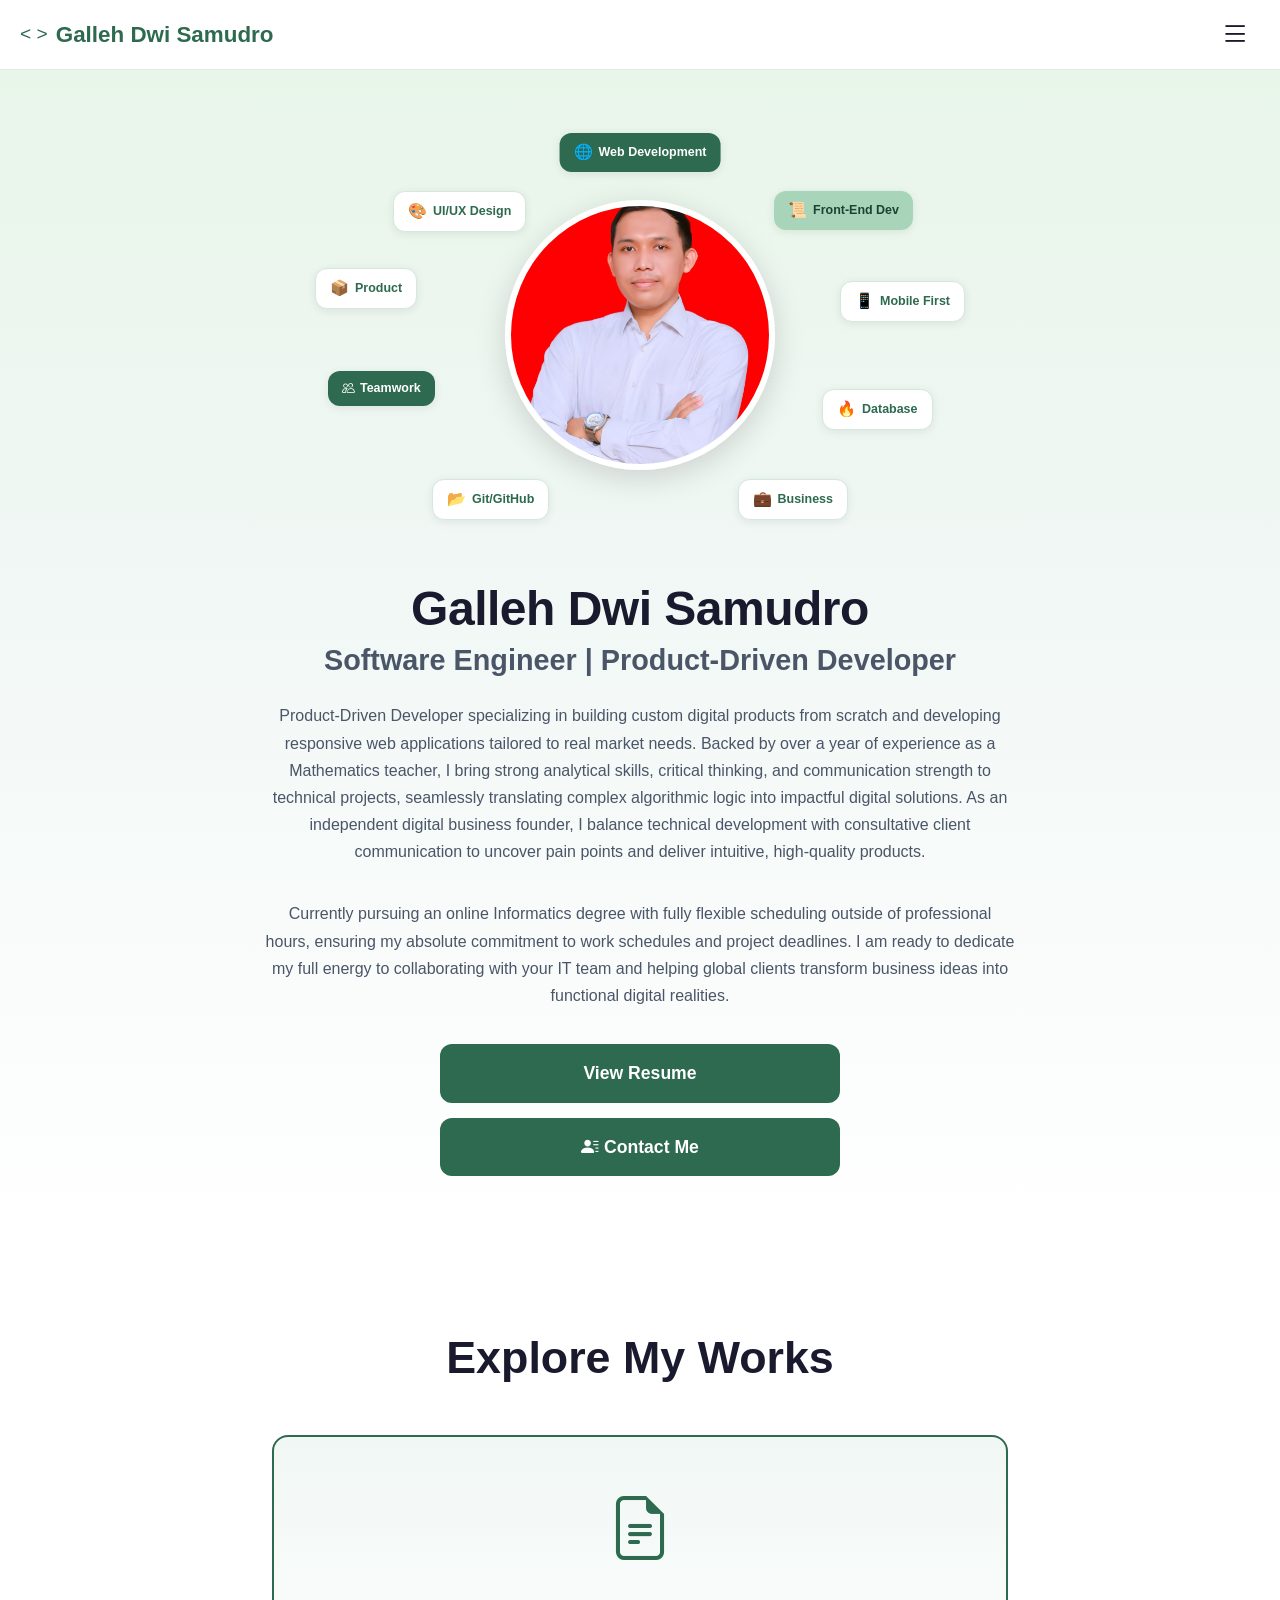
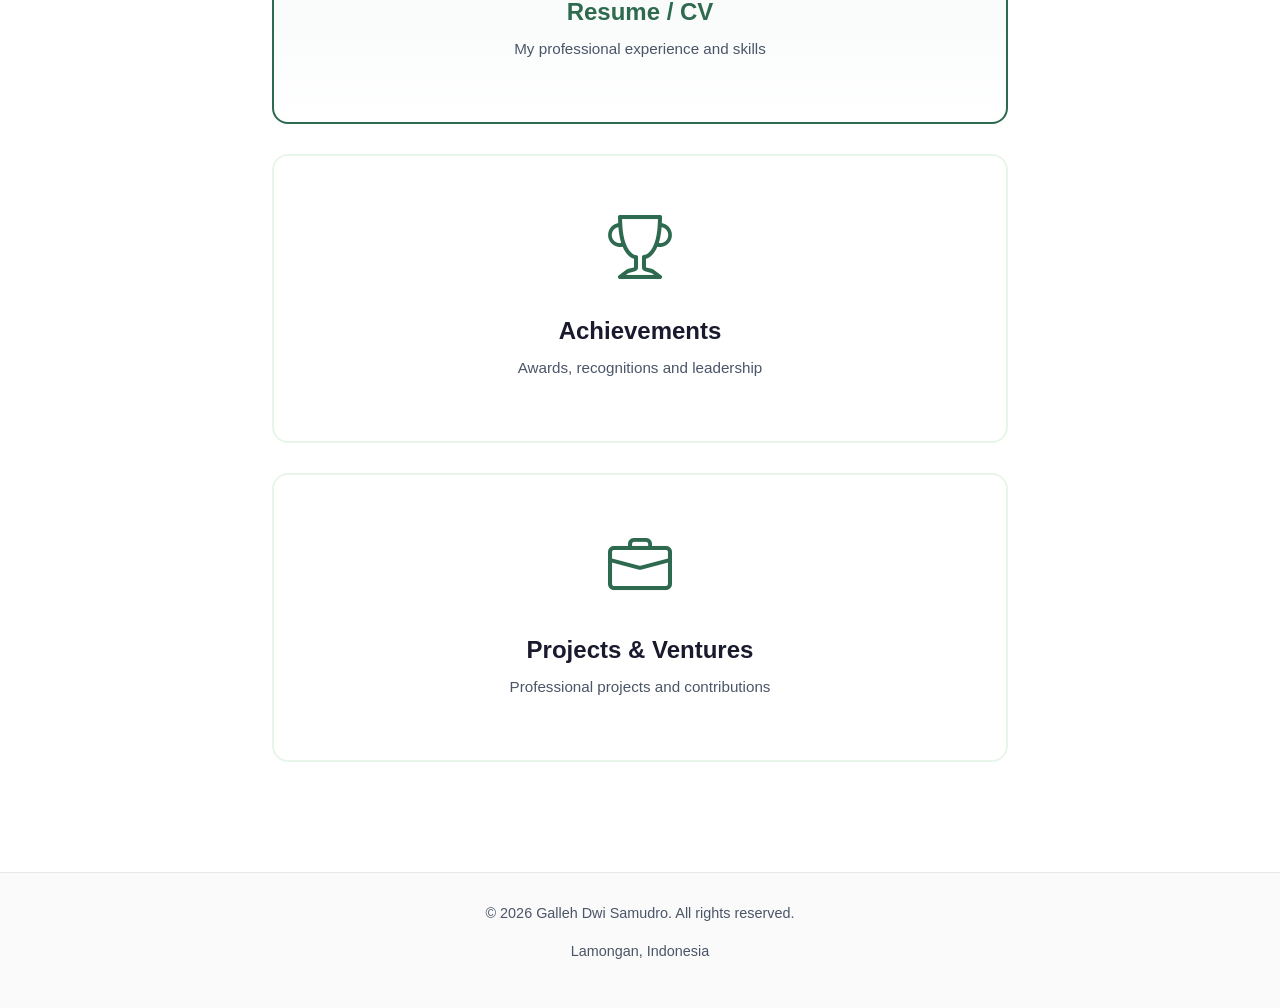
<file: index.html>
<!DOCTYPE html>
<html lang="en">
<head>
    <meta charset="UTF-8">
    <meta name="viewport" content="width=device-width, initial-scale=1.0">
    <title>Galleh Dwi Samudro - Software Engineer | Product-Driven Developer</title>
    <link href="https://cdn.jsdelivr.net/npm/bootstrap@5.3.0/dist/css/bootstrap.min.css" rel="stylesheet">
    <link href="https://cdn.jsdelivr.net/npm/bootstrap-icons@1.11.0/font/bootstrap-icons.css" rel="stylesheet">
    
    
    <link rel="stylesheet" href="css/style.css">

    <link rel="icon" href="Assets/logodev.png">
</head>
<body>

    <nav class="navbar-custom d-flex justify-content-between align-items-center">
        <a href="index.html" class="navbar-brand-custom">
            <span class="code-icon">&lt; &gt;</span> Galleh Dwi Samudro
        </a>
        <button class="hamburger-btn" id="menuToggle" aria-label="Open menu">
            <i class="bi bi-list"></i>
        </button>
    </nav>

    <section class="hero-section">
        <div class="skill-badges-container">
            <div class="skill-badge badge-green badge-web">
                <span class="badge-icon">🌐</span> Web Development
            </div>
            <div class="skill-badge badge-white badge-mobile">
                <span class="badge-icon">📱</span> Mobile First
            </div>
            <div class="skill-badge badge-white badge-firebase">
                <span class="badge-icon">🔥</span> Database
            </div>
            
            <div class="skill-badge badge-white badge-product">
                <span class="badge-icon">📦</span> Product
            </div>

            <div class="skill-badge badge-white badge-uiux">
                <span class="badge-icon">🎨</span> UI/UX Design
            </div>
            
            <div class="skill-badge badge-green badge-teamwork">
                <span class="bi bi-people">️ </span> Teamwork
            </div>

            <div class="skill-badge badge-light-green badge-js">
                <span class="badge-icon">📜</span> Front-End Dev
            </div>

            <div class="skill-badge badge-white badge-git">
                <span class="badge-icon">📂</span> Git/GitHub
            </div>
            <div class="skill-badge badge-white badge-sales">
                <span class="badge-icon">💼</span> Business
            </div>

            <div class="profile-photo-wrapper">
                <img src="Assets/foto galleh.jpeg" 
                     alt="Galleh Dwi Samudro" 
                     class="profile-photo">
            </div>
        </div>

        <div class="hero-content">
            <h1 class="hero-name">Galleh Dwi Samudro</h1>
            <h2 class="hero-title">Software Engineer | Product-Driven Developer</h2>
            <p class="hero-description">
                Product-Driven Developer specializing in building custom digital products from scratch and developing responsive web applications tailored to real market needs. Backed by over a year of experience as a Mathematics teacher, I bring strong analytical skills, critical thinking, and communication strength to technical projects, seamlessly translating complex algorithmic logic into impactful digital solutions.
As an independent digital business founder, I balance technical development with consultative client communication to uncover pain points and deliver intuitive, high-quality products.
</p>
<p class="hero-description"> Currently pursuing an online Informatics degree with fully flexible scheduling outside of professional hours, ensuring my absolute commitment to work schedules and project deadlines. I am ready to dedicate my full energy to collaborating with your IT team and helping global clients transform business ideas into functional digital realities.
            </p>

            <a href="resume.html" class="btn-custom-green">View Resume</a>
            <button class="btn-custom-green" onclick="openContactModal()">
                <i class="bi bi-person-lines-fill"></i> Contact Me
            </button>
        </div>
    </section>

    <section class="explore-section">
        <h2 class="explore-title">Explore My Works</h2>
        <div class="container">
            <div class="row justify-content-center">
                <div class="col-lg-8 col-md-10">
                    <a href="resume.html" class="explore-card active">
                        <i class="bi bi-file-earmark-text explore-icon"></i>
                        <h3 class="explore-card-title">Resume / CV</h3>
                        <p class="explore-card-desc">My professional experience and skills</p>
                    </a>

                    <a href="achievements.html" class="explore-card">
                        <i class="bi bi-trophy explore-icon"></i>
                        <h3 class="explore-card-title">Achievements</h3>
                        <p class="explore-card-desc">Awards, recognitions and leadership</p>
                    </a>

                    <a href="portofolio.html" class="explore-card">
                        <i class="bi bi-briefcase explore-icon"></i>
                        <h3 class="explore-card-title">Projects & Ventures</h3>
                        <p class="explore-card-desc">Professional projects and contributions</p>
                    </a>

                    <!-- <a href="side-projects.html" class="explore-card">
                        <i class="bi bi-rocket-takeoff explore-icon"></i>
                        <h3 class="explore-card-title">Side Projects</h3>
                        <p class="explore-card-desc">Personal initiatives and passion projects</p>
                    </a> -->
                </div>
            </div>
        </div>
    </section>

    <footer class="footer-custom">
        <p>&copy; 2026 Galleh Dwi Samudro. All rights reserved.</p>
        <p>Lamongan, Indonesia</p>
    </footer>

    <!-- MODAL CONTACT ME DALAM TABEL -->
    <div class="contact-modal" id="contactModal">
        <div class="contact-modal-content">
            <button class="contact-close" onclick="closeContactModal()">
                <i class="bi bi-x-lg"></i>
            </button>
            
            <div class="contact-modal-header">
                <h2 class="contact-modal-title">Get In Touch</h2>
                <p class="contact-modal-subtitle">Let's discuss your project or opportunity</p>
            </div>

            <table class="contact-table">
                <thead>
                    <tr>
                        <th>Contact Method</th>
                        <th>Contact Information</th>
                    </tr>
                </thead>
                <tbody>
                    <tr>
                        <td>
                            <i class="bi bi-envelope-fill"></i>
                            Email
                        </td>
                        <td>
                            <a href="mailto:gallehdwis7@gmail.com">
                                gallehdwis7@gmail.com
                                <i class="bi bi-box-arrow-up-right"></i>
                            </a>
                        </td>
                    </tr>
                    <tr>
                        <td>
                            <i class="bi bi-whatsapp"></i>
                            WhatsApp
                        </td>
                        <td>
                            <a href="https://wa.me/6285921367500" target="_blank">
                                +62 859-2136-7500
                                <i class="bi bi-box-arrow-up-right"></i>
                            </a>
                        </td>
                    </tr>
                    <tr>
                        <td>
                            <i class="bi bi-linkedin"></i>
                            LinkedIn
                        </td>
                        <td>
                            <a href="https://www.linkedin.com/in/galleh-dwi-samudro-49642b132" target="_blank">
                                Connect on LinkedIn
                                <i class="bi bi-box-arrow-up-right"></i>
                            </a>
                        </td>
                    </tr>
                    <tr>
                        <td>
                            <i class="bi bi-github"></i>
                            GitHub
                        </td>
                        <td>
                            <a href="https://github.com/gallehdwis" target="_blank">
                                github.com/gallehdwis
                                <i class="bi bi-box-arrow-up-right"></i>
                            </a>
                        </td>
                    </tr>
                </tbody>
            </table>

            <div class="contact-info-section">
                <div class="contact-info-item">
                    <i class="bi bi-clock-history"></i>
                    <div>
                        <strong>Response Time:</strong> Usually within 1-2 hours
                    </div>
                </div>
                <div class="contact-info-item">
                    <i class="bi bi-chat-dots"></i>
                    <div>
                        I'm open to freelance projects, collaborations, and full-time opportunities
                    </div>
                </div>
            </div>
        </div>
    </div>

    <div class="menu-overlay" id="menuOverlay">
        <div class="menu-header">
            <a href="index.html" class="navbar-brand-custom">
                <span class="code-icon">&lt; &gt;</span> Galleh Dwi Samudro
            </a>
            <button class="menu-close-btn" id="menuClose" aria-label="Close menu">
                <i class="bi bi-x-lg"></i>
            </button>
        </div>

        <ul class="menu-list">
            <li><a href="index.html">Home</a></li>
            <li><a href="resume.html">Resume</a></li>
            <li><a href="achievements.html">Achievements</a></li>
            <li><a href="portofolio.html">Projects & Ventures</a></li>
            <!-- <li><a href="side-projects.html">Side Projects</a></li> -->
        </ul>

        <button class="menu-consultation-btn" onclick="openContactModal(); document.getElementById('menuOverlay').classList.remove('active');">
            <i class="bi bi-person-lines-fill"></i> Contact Me
        </button>

        <hr class="menu-divider">

        <p class="menu-more-label">More</p>
        <ul class="menu-more-list">
            <li><a href="https://github.com/gallehdwis" target="_blank">GitHub</a></li>
            <li><a href="https://www.linkedin.com/in/galleh-dwi-samudro-49642b132" target="_blank">LinkedIn</a></li>
            <li><a href="#" onclick="openContactModal(); document.getElementById('menuOverlay').classList.remove('active');">Get In Touch</a></li>
        </ul>
    </div>

    <script>
        // Contact Modal Functions
        function openContactModal() {
            document.getElementById('contactModal').classList.add('active');
            document.body.style.overflow = 'hidden';
        }

        function closeContactModal() {
            document.getElementById('contactModal').classList.remove('active');
            document.body.style.overflow = '';
        }

        // Close modal when clicking outside
        document.getElementById('contactModal').addEventListener('click', function(e) {
            if (e.target === this) {
                closeContactModal();
            }
        });

        // Close modal with ESC key
        document.addEventListener('keydown', function(e) {
            if (e.key === 'Escape') {
                closeContactModal();
            }
        });

        // Menu Toggle
        const menuToggle = document.getElementById('menuToggle');
        const menuClose = document.getElementById('menuClose');
        const menuOverlay = document.getElementById('menuOverlay');

        menuToggle.addEventListener('click', function() {
            menuOverlay.classList.add('active');
            document.body.style.overflow = 'hidden';
        });

        menuClose.addEventListener('click', function() {
            menuOverlay.classList.remove('active');
            document.body.style.overflow = '';
        });

        document.querySelectorAll('.menu-list a, .menu-more-list a').forEach(function(link) {
            link.addEventListener('click', function() {
                menuOverlay.classList.remove('active');
                document.body.style.overflow = '';
            });
        });
    </script>

    <script src="https://cdn.jsdelivr.net/npm/bootstrap@5.3.0/dist/js/bootstrap.bundle.min.js"></script>
</body>
</html>
</file>
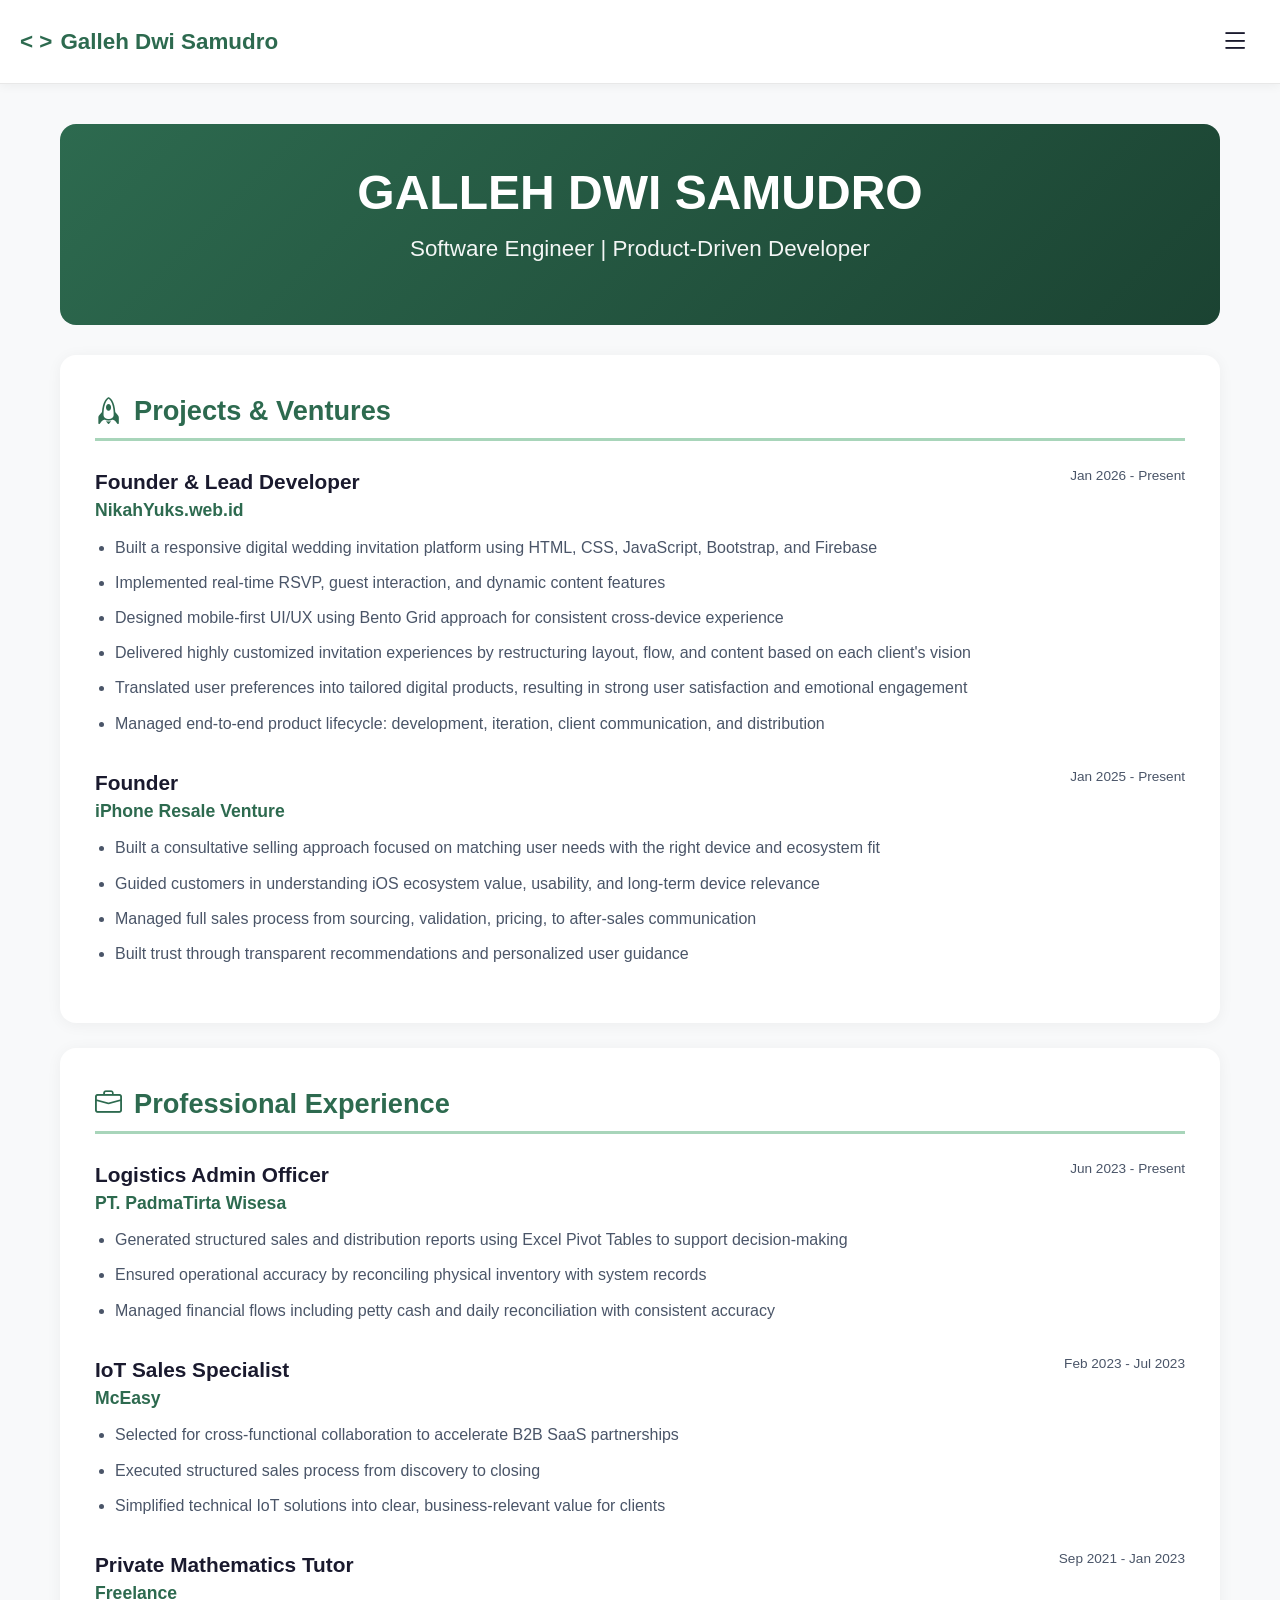
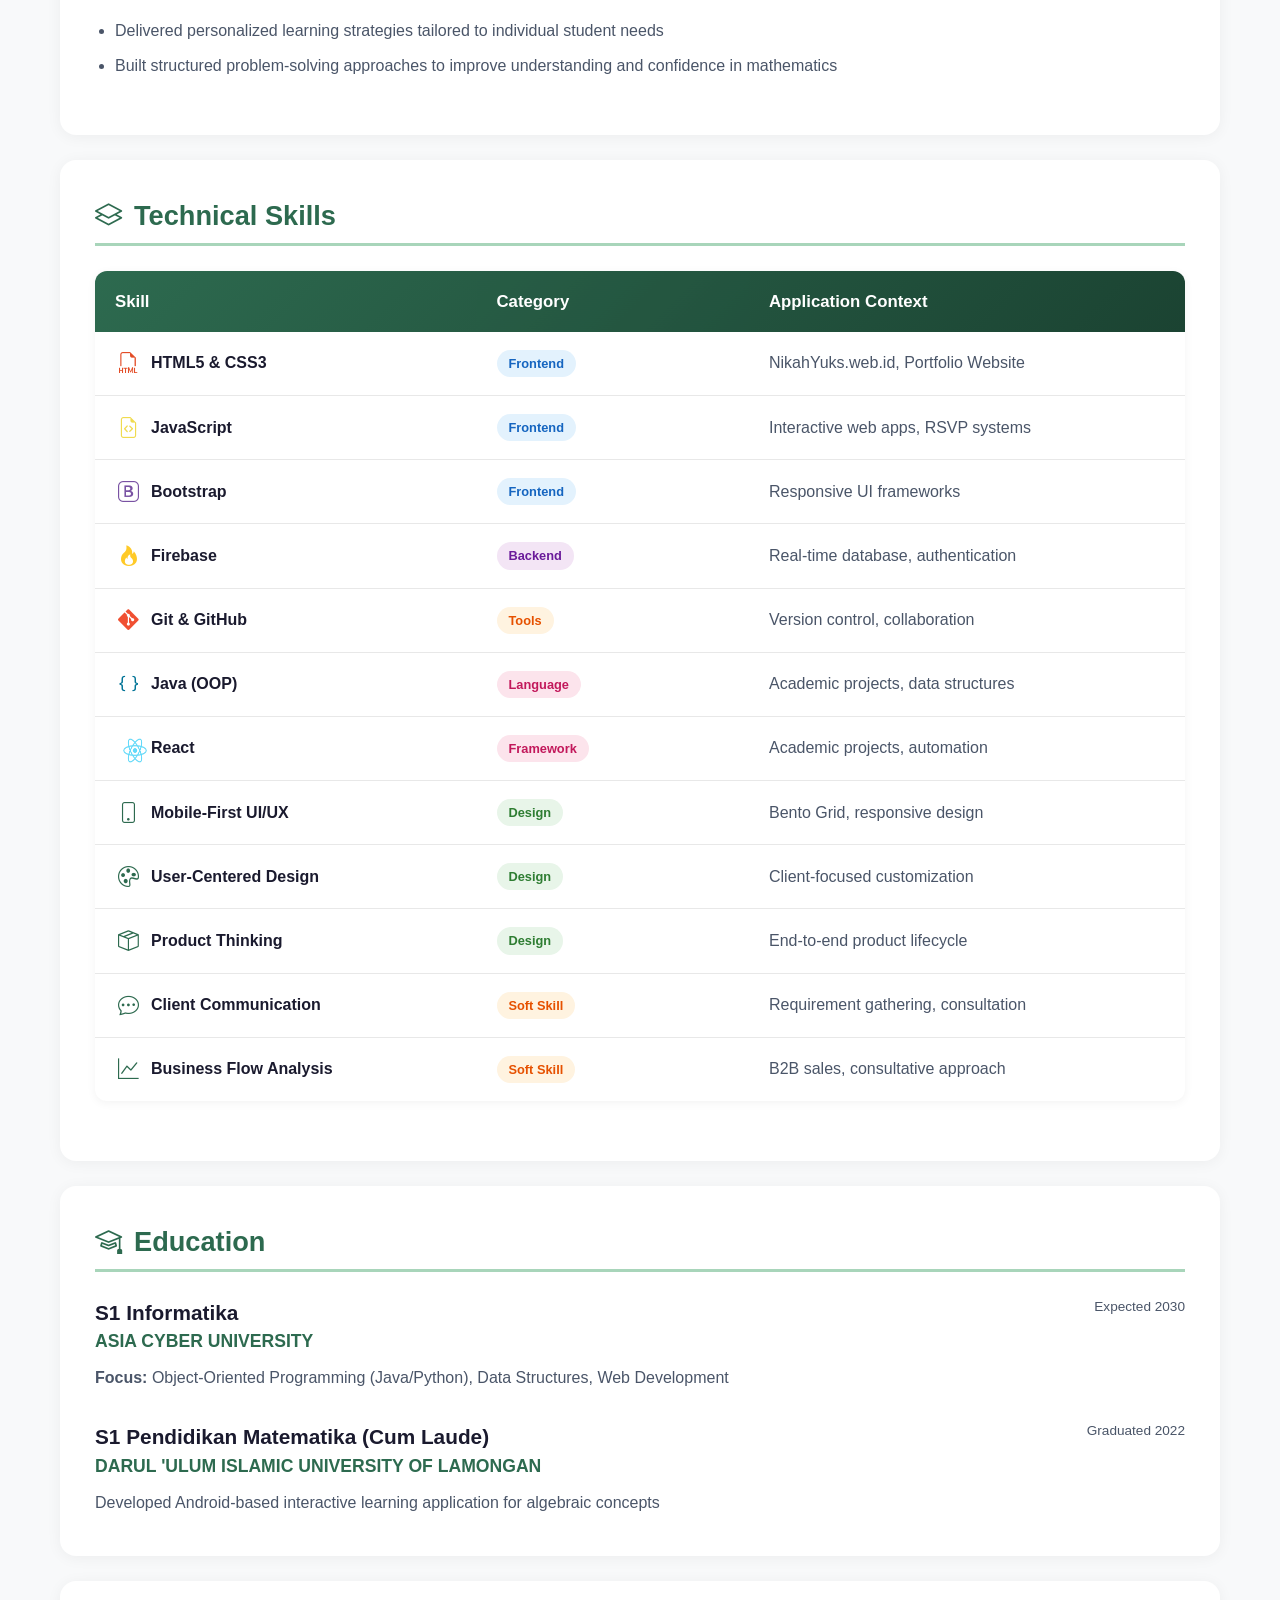
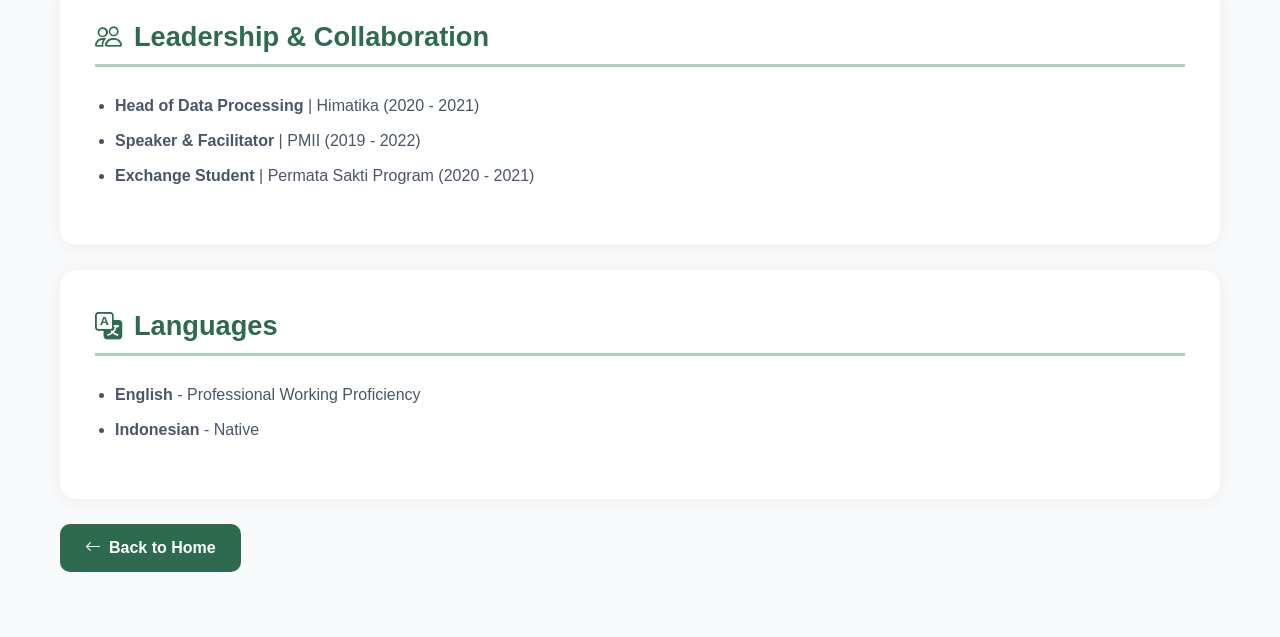
<file: resume.html>
<!DOCTYPE html>
<html lang="en">
<head>
    <meta charset="UTF-8">
    <meta name="viewport" content="width=device-width, initial-scale=1.0">
    <title>Resume / CV - Galleh Dwi Samudro</title>
    <link href="https://cdn.jsdelivr.net/npm/bootstrap@5.3.0/dist/css/bootstrap.min.css" rel="stylesheet">
    <link href="https://cdn.jsdelivr.net/npm/bootstrap-icons@1.11.0/font/bootstrap-icons.css" rel="stylesheet">
    
    <link rel="stylesheet" href="css/resume.css">
    <link rel="icon" href="Assets/logodev.png">
</head>
<body>

    <nav class="navbar-custom d-flex justify-content-between align-items-center">
        <a href="index.html" class="navbar-brand-custom">
            <span class="code-icon">&lt; &gt;</span> Galleh Dwi Samudro
        </a>
        <button class="hamburger-btn" id="menuToggle">
            <i class="bi bi-list"></i>
        </button>
    </nav>

    <div class="cv-container">
       

        <div class="cv-header">
            <h1 class="cv-name">GALLEH DWI SAMUDRO</h1>
            <p class="cv-title">Software Engineer | Product-Driven Developer</p>
        </div>

        <div class="cv-section">
            <h2 class="cv-section-title">
                <i class="bi bi-rocket"></i> Projects & Ventures
            </h2>

            <div class="cv-item">
                <div class="cv-item-header">
                    <div>
                        <div class="cv-item-title">Founder & Lead Developer</div>
                        <div class="cv-item-subtitle">NikahYuks.web.id</div>
                    </div>
                    <div class="cv-item-date">Jan 2026 - Present</div>
                </div>
                <div class="cv-item-description">
                    <ul>
                        <li>Built a responsive digital wedding invitation platform using HTML, CSS, JavaScript, Bootstrap, and Firebase</li>
                        <li>Implemented real-time RSVP, guest interaction, and dynamic content features</li>
                        <li>Designed mobile-first UI/UX using Bento Grid approach for consistent cross-device experience</li>
                        <li>Delivered highly customized invitation experiences by restructuring layout, flow, and content based on each client's vision</li>
                        <li>Translated user preferences into tailored digital products, resulting in strong user satisfaction and emotional engagement</li>
                        <li>Managed end-to-end product lifecycle: development, iteration, client communication, and distribution</li>
                    </ul>
                </div>
            </div>

            <div class="cv-item">
                <div class="cv-item-header">
                    <div>
                        <div class="cv-item-title">Founder</div>
                        <div class="cv-item-subtitle">iPhone Resale Venture</div>
                    </div>
                    <div class="cv-item-date">Jan 2025 - Present</div>
                </div>
                <div class="cv-item-description">
                    <ul>
                        <li>Built a consultative selling approach focused on matching user needs with the right device and ecosystem fit</li>
                        <li>Guided customers in understanding iOS ecosystem value, usability, and long-term device relevance</li>
                        <li>Managed full sales process from sourcing, validation, pricing, to after-sales communication</li>
                        <li>Built trust through transparent recommendations and personalized user guidance</li>
                    </ul>
                </div>
            </div>
        </div>

        <div class="cv-section">
            <h2 class="cv-section-title">
                <i class="bi bi-briefcase"></i> Professional Experience
            </h2>

            <div class="cv-item">
                <div class="cv-item-header">
                    <div>
                        <div class="cv-item-title">Logistics Admin Officer</div>
                        <div class="cv-item-subtitle">PT. PadmaTirta Wisesa</div>
                    </div>
                    <div class="cv-item-date">Jun 2023 - Present</div>
                </div>
                <div class="cv-item-description">
                    <ul>
                        <li>Generated structured sales and distribution reports using Excel Pivot Tables to support decision-making</li>
                        <li>Ensured operational accuracy by reconciling physical inventory with system records</li>
                        <li>Managed financial flows including petty cash and daily reconciliation with consistent accuracy</li>
                    </ul>
                </div>
            </div>

            <div class="cv-item">
                <div class="cv-item-header">
                    <div>
                        <div class="cv-item-title">IoT Sales Specialist</div>
                        <div class="cv-item-subtitle">McEasy</div>
                    </div>
                    <div class="cv-item-date">Feb 2023 - Jul 2023</div>
                </div>
                <div class="cv-item-description">
                    <ul>
                        <li>Selected for cross-functional collaboration to accelerate B2B SaaS partnerships</li>
                        <li>Executed structured sales process from discovery to closing</li>
                        <li>Simplified technical IoT solutions into clear, business-relevant value for clients</li>
                    </ul>
                </div>
            </div>

            <div class="cv-item">
                <div class="cv-item-header">
                    <div>
                        <div class="cv-item-title">Private Mathematics Tutor</div>
                        <div class="cv-item-subtitle">Freelance</div>
                    </div>
                    <div class="cv-item-date">Sep 2021 - Jan 2023</div>
                </div>
                <div class="cv-item-description">
                    <ul>
                        <li>Delivered personalized learning strategies tailored to individual student needs</li>
                        <li>Built structured problem-solving approaches to improve understanding and confidence in mathematics</li>
                    </ul>
                </div>
            </div>
        </div>

        <div class="cv-section">
            <h2 class="cv-section-title">
                <i class="bi bi-layers"></i> Technical Skills
            </h2>
            
            <!--SKILLKU DALAM BENTUK TABEL-->
            
            <table class="skills-table">
                <thead>
                    <tr>
                        <th style="width: 35%;">Skill</th>
                        <th style="width: 25%;">Category</th>
                        <th style="width: 40%;">Application Context</th>
                    </tr>
                </thead>
                <tbody>
                    <tr>
                        <td>
                            <i class="bi bi-filetype-html skill-icon" style="color: #e34c26;"></i>
                            HTML5 & CSS3
                        </td>
                        <td><span class="category-badge category-frontend">Frontend</span></td>
                        <td class="context-text">NikahYuks.web.id, Portfolio Website</td>
                    </tr>
                    <tr>
                        <td>
                            <i class="bi bi-file-earmark-code skill-icon" style="color: #f0db4f;"></i>
                            JavaScript
                        </td>
                        <td><span class="category-badge category-frontend">Frontend</span></td>
                        <td class="context-text">Interactive web apps, RSVP systems</td>
                    </tr>
                    <tr>
                        <td>
                            <i class="bi bi-bootstrap skill-icon" style="color: #7952a3;"></i>
                            Bootstrap
                        </td>
                        <td><span class="category-badge category-frontend">Frontend</span></td>
                        <td class="context-text">Responsive UI frameworks</td>
                    </tr>
                    <tr>
                        <td>
                            <i class="bi bi-fire skill-icon" style="color: #ffca28;"></i>
                            Firebase
                        </td>
                        <td><span class="category-badge category-backend">Backend</span></td>
                        <td class="context-text">Real-time database, authentication</td>
                    </tr>
                    <tr>
                        <td>
                            <i class="bi bi-git skill-icon" style="color: #f05032;"></i>
                            Git & GitHub
                        </td>
                        <td><span class="category-badge category-tools">Tools</span></td>
                        <td class="context-text">Version control, collaboration</td>
                    </tr>
                    <tr>
                        <td>
                            <i class="bi bi-braces skill-icon" style="color: #007396;"></i>
                            Java (OOP)
                        </td>
                        <td><span class="category-badge category-language">Language</span></td>
                        <td class="context-text">Academic projects, data structures</td>
                    </tr>
                    <tr>
                        <td>
                            <i class=" skill-icon" style="color: #3776ab;">
                              <img src="Assets/React.png" alt="React Icon" style="width: 1.9em; height: 1.2em;">
                            </i>
                            React
                        </td>
                        <td><span class="category-badge category-language">Framework</span></td>
                        <td class="context-text">Academic projects, automation</td>
                    </tr>
                    <tr>
                        <td>
                            <i class="bi bi-phone skill-icon" style="color: var(--primary-green);"></i>
                            Mobile-First UI/UX
                        </td>
                        <td><span class="category-badge category-design">Design</span></td>
                        <td class="context-text">Bento Grid, responsive design</td>
                    </tr>
                    <tr>
                        <td>
                            <i class="bi bi-palette skill-icon" style="color: var(--primary-green);"></i>
                            User-Centered Design
                        </td>
                        <td><span class="category-badge category-design">Design</span></td>
                        <td class="context-text">Client-focused customization</td>
                    </tr>
                    <tr>
                        <td>
                            <i class="bi bi-box-seam skill-icon" style="color: var(--primary-green);"></i>
                            Product Thinking
                        </td>
                        <td><span class="category-badge category-design">Design</span></td>
                        <td class="context-text">End-to-end product lifecycle</td>
                    </tr>
                    <tr>
                        <td>
                            <i class="bi bi-chat-dots skill-icon" style="color: var(--primary-green);"></i>
                            Client Communication
                        </td>
                        <td><span class="category-badge category-tools">Soft Skill</span></td>
                        <td class="context-text">Requirement gathering, consultation</td>
                    </tr>
                    <tr>
                        <td>
                            <i class="bi bi-graph-up skill-icon" style="color: var(--primary-green);"></i>
                            Business Flow Analysis
                        </td>
                        <td><span class="category-badge category-tools">Soft Skill</span></td>
                        <td class="context-text">B2B sales, consultative approach</td>
                    </tr>
                </tbody>
            </table>
        </div>

        <div class="cv-section">
            <h2 class="cv-section-title">
                <i class="bi bi-mortarboard"></i> Education
            </h2>

            <div class="cv-item">
                <div class="cv-item-header">
                    <div>
                        <div class="cv-item-title">S1 Informatika</div>
                        <div class="cv-item-subtitle">ASIA CYBER UNIVERSITY</div>
                    </div>
                    <div class="cv-item-date">Expected 2030</div>
                </div>
                <div class="cv-item-description">
                    <strong>Focus:</strong> Object-Oriented Programming (Java/Python), Data Structures, Web Development
                </div>
            </div>

            <div class="cv-item">
                <div class="cv-item-header">
                    <div>
                        <div class="cv-item-title">S1 Pendidikan Matematika (Cum Laude)</div>
                        <div class="cv-item-subtitle">DARUL 'ULUM ISLAMIC UNIVERSITY OF LAMONGAN</div>
                    </div>
                    <div class="cv-item-date">Graduated 2022</div>
                </div>
                <div class="cv-item-description">
                    Developed Android-based interactive learning application for algebraic concepts
                </div>
            </div>
        </div>

        <div class="cv-section">
            <h2 class="cv-section-title">
                <i class="bi bi-people"></i> Leadership & Collaboration
            </h2>
            <div class="cv-item-description">
                <ul>
                    <li><strong>Head of Data Processing</strong> | Himatika (2020 - 2021)</li>
                    <li><strong>Speaker & Facilitator</strong> | PMII (2019 - 2022)</li>
                    <li><strong>Exchange Student</strong> | Permata Sakti Program (2020 - 2021)</li>
                </ul>
            </div>
        </div>

        <div class="cv-section">
            <h2 class="cv-section-title">
                <i class="bi bi-translate"></i> Languages
            </h2>
            <div class="cv-item-description">
                <ul>
                    <li><strong>English</strong> - Professional Working Proficiency</li>
                    <li><strong>Indonesian</strong> - Native</li>
                </ul>
            </div>
        </div>

         <a href="index.html" class="back-btn">
            <i class="bi bi-arrow-left"></i> Back to Home
        </a>

    </div>

    <div class="menu-overlay" id="menuOverlay">
        <div class="menu-header">
            <a href="index.html" class="navbar-brand-custom">
                <span class="code-icon">&lt; &gt;</span> Galleh Dwi Samudro
            </a>
            <button class="menu-close-btn" id="menuClose">
                <i class="bi bi-x-lg"></i>
            </button>
        </div>
        <ul class="menu-list">
            <li><a href="index.html">Home</a></li>
            <li><a href="cv.html">Resume</a></li>
            <li><a href="achievements.html">Achievements</a></li>
            <li><a href="portfolio.html">Projects & Ventures</a></li>
            <li><a href="side-projects.html">Side Projects</a></li>
        </ul>
    </div>

    <script>
        const menuToggle = document.getElementById('menuToggle');
        const menuClose = document.getElementById('menuClose');
        const menuOverlay = document.getElementById('menuOverlay');

        menuToggle.addEventListener('click', function() {
            menuOverlay.classList.add('active');
            document.body.style.overflow = 'hidden';
        });

        menuClose.addEventListener('click', function() {
            menuOverlay.classList.remove('active');
            document.body.style.overflow = '';
        });

        document.querySelectorAll('.menu-list a').forEach(function(link) {
            link.addEventListener('click', function() {
                menuOverlay.classList.remove('active');
                document.body.style.overflow = '';
            });
        });
    </script>
</body>
</html>
</file>
<file: css/style.css>
:root {
    --primary-green: #2d6a4f;
    --dark-green: #1b4332;
    --light-green: #a8d5ba;
    --bg-light: #f0f7f4;
    --text-dark: #1a1a2e;
    --text-muted: #4a5568;
}

* {
    margin: 0;
    padding: 0;
    box-sizing: border-box;
}

body {
    font-family: 'Segoe UI', Tahoma, Geneva, Verdana, sans-serif;
    background-color: #ffffff;
    overflow-x: hidden;
}

.navbar-custom {
    background-color: #ffffff;
    padding: 15px 20px;
    position: sticky;
    top: 0;
    z-index: 1000;
    border-bottom: 1px solid #e8e8e8;
}

.navbar-brand-custom {
    font-size: 1.4rem;
    font-weight: 700;
    color: var(--primary-green) !important;
    text-decoration: none;
    display: flex;
    align-items: center;
    gap: 8px;
}

.navbar-brand-custom .code-icon {
    color: var(--primary-green);
    font-weight: 300;
    font-size: 1.2rem;
}

.hamburger-btn {
    background: none;
    border: none;
    font-size: 1.8rem;
    color: var(--text-dark);
    cursor: pointer;
    padding: 5px 10px;
    line-height: 1;
}

.hamburger-btn:hover {
    color: var(--primary-green);
}

.hero-section {
    background: linear-gradient(180deg, #e8f5e9 0%, #f0f7f4 40%, #ffffff 100%);
    padding: 40px 20px 60px;
    position: relative;
    overflow: hidden;
}

.skill-badges-container {
    position: relative;
    max-width: 650px;
    margin: 0 auto;
    height: 450px;
}

.skill-badge {
    position: absolute;
    display: flex;
    align-items: center;
    gap: 6px;
    padding: 8px 14px;
    border-radius: 12px;
    font-size: 0.78rem;
    font-weight: 600;
    white-space: nowrap;
    box-shadow: 0 2px 10px rgba(0,0,0,0.08);
    transition: transform 0.3s ease;
    z-index: 2;
}

.skill-badge:hover {
    transform: scale(1.05);
}

.skill-badge .badge-icon {
    font-size: 0.95rem;
}

.badge-green {
    background-color: var(--primary-green);
    color: #ffffff;
}

.badge-white {
    background-color: #ffffff;
    color: var(--primary-green);
    border: 1px solid #d4e8dc;
}

.badge-light-green {
    background-color: #a8d5ba;
    color: var(--dark-green);
}

.badge-web { top: 5%; left: 50%; transform: translateX(-50%); }
.badge-uiux { top: 18%; left: 12%; }
.badge-js { top: 18%; right: 8%; }
.badge-mobile { top: 38%; right: 0%;  }
.badge-product { top: 35%; left: 0%; }

.badge-teamwork{ top: 58%; left: 2%; }
.badge-firebase { top: 62%; right: 5%;  }
.badge-git { top: 82%; left: 18%; }
.badge-sales { top: 82%; right: 18%; }

.profile-photo-wrapper {
    position: absolute;
    top: 50%;
    left: 50%;
    transform: translate(-50%, -50%);
    z-index: 3;
}

.profile-photo {
    width: 270px;
    height: 270px;
    border-radius: 50%;
    object-fit: cover;
    border: 6px solid #ffffff;
    box-shadow: 0 8px 30px rgba(0,0,0,0.15);
}

.hero-content {
    text-align: center;
    margin-top: 20px;
    position: relative;
    z-index: 5;
}

.hero-name {
    font-size: 2.5rem;
    font-weight: 800;
    color: var(--text-dark);
    margin-bottom: 5px;
    letter-spacing: -0.5px;
}

.hero-title {
    font-size: 1.5rem;
    font-weight: 600;
    color: var(--text-muted);
    margin-bottom: 25px;
}

.hero-description {
    font-size: 1rem;
    color: var(--text-muted);
    line-height: 1.7;
    max-width: 750px;
    margin: 0 auto 35px;
    text-align: center;
}

.btn-custom-green {
    background-color: var(--primary-green);
    color: #ffffff;
    border: none;
    padding: 16px 40px;
    font-size: 1.1rem;
    font-weight: 600;
    border-radius: 12px;
    width: 100%;
    max-width: 400px;
    transition: all 0.3s ease;
    display: block;
    margin: 0 auto 15px;
    text-decoration: none;
    text-align: center;
    cursor: pointer;
}

.btn-custom-green:hover {
    background-color: var(--dark-green);
    color: #ffffff;
    transform: translateY(-2px);
    box-shadow: 0 4px 15px rgba(45, 106, 79, 0.3);
}

.explore-section {
    padding: 80px 20px;
    background-color: #ffffff;
}

.explore-title {
    text-align: center;
    font-size: 2.5rem;
    font-weight: 800;
    color: var(--text-dark);
    margin-bottom: 50px;
}

.explore-card {
    background: #ffffff;
    border: 2px solid #e8f5e9;
    border-radius: 16px;
    padding: 40px 30px;
    text-align: center;
    text-decoration: none;
    transition: all 0.3s ease;
    display: block;
    margin-bottom: 30px;
}

.explore-card:hover {
    border-color: var(--primary-green);
    transform: translateY(-5px);
    box-shadow: 0 10px 30px rgba(45, 106, 79, 0.15);
}

.explore-card.active {
    border-color: var(--primary-green);
    background: linear-gradient(180deg, #f0f7f4 0%, #ffffff 100%);
}

.explore-icon {
    font-size: 3.5rem;
    color: var(--primary-green);
    margin-bottom: 20px;
    display: block;
}

.explore-card-title {
    font-size: 1.4rem;
    font-weight: 700;
    color: var(--text-dark);
    margin-bottom: 10px;
}

.explore-card.active .explore-card-title {
    color: var(--primary-green);
}

.explore-card-desc {
    font-size: 0.95rem;
    color: var(--text-muted);
    line-height: 1.6;
}

.footer-custom {
    text-align: center;
    padding: 30px 20px;
    color: var(--text-muted);
    font-size: 0.9rem;
    border-top: 1px solid #e8e8e8;
    background-color: #fafafa;
}

/* MODAL TABLE */
.contact-modal {
    display: none;
    position: fixed;
    top: 0;
    left: 0;
    width: 100%;
    height: 100%;
    background: rgba(0, 0, 0, 0.7);
    z-index: 3000;
    justify-content: center;
    align-items: center;
    padding: 20px;
    backdrop-filter: blur(5px);
}

.contact-modal.active {
    display: flex;
}

.contact-modal-content {
    background: white;
    border-radius: 20px;
    padding: 40px;
    max-width: 700px;
    width: 100%;
    max-height: 90vh;
    overflow-y: auto;
    position: relative;
    animation: modalSlideIn 0.3s ease;
    box-shadow: 0 20px 60px rgba(0,0,0,0.3);
}

@keyframes modalSlideIn {
    from {
        opacity: 0;
        transform: translateY(-50px);
    }
    to {
        opacity: 1;
        transform: translateY(0);
    }
}

.contact-modal-header {
    text-align: center;
    margin-bottom: 35px;
    padding-bottom: 20px;
    border-bottom: 3px solid var(--light-green);
}

.contact-modal-title {
    font-size: 2.2rem;
    font-weight: 800;
    color: var(--primary-green);
    margin-bottom: 10px;
}

.contact-modal-subtitle {
    color: var(--text-muted);
    font-size: 1.1rem;
}

.contact-close {
    position: absolute;
    top: 20px;
    right: 20px;
    background: var(--bg-light);
    border: none;
    width: 45px;
    height: 45px;
    border-radius: 50%;
    font-size: 1.5rem;
    color: var(--text-dark);
    cursor: pointer;
    transition: all 0.3s ease;
    display: flex;
    align-items: center;
    justify-content: center;
}

.contact-close:hover {
    background: var(--primary-green);
    color: white;
    transform: rotate(90deg);
}

/* CONTACT TABLE STYLING */
.contact-table {
    width: 100%;
    border-collapse: collapse;
    margin: 25px 0;
    background: white;
    border-radius: 12px;
    overflow: hidden;
    box-shadow: 0 2px 10px rgba(0,0,0,0.05);
}

.contact-table thead {
    background: linear-gradient(135deg, var(--primary-green) 0%, var(--dark-green) 100%);
    color: white;
}

.contact-table thead th {
    padding: 18px 15px;
    text-align: left;
    font-weight: 700;
    font-size: 1.05rem;
}

.contact-table thead th:first-child {
    width: 35%;
    padding-left: 25px;
}

.contact-table tbody tr {
    border-bottom: 2px solid var(--light-green);
    transition: all 0.3s ease;
}

.contact-table tbody tr:last-child {
    border-bottom: none;
}

.contact-table tbody tr:hover {
    background-color: var(--bg-light);
    transform: translateX(5px);
}

.contact-table td {
    padding: 20px 15px;
    vertical-align: middle;
    font-size: 1rem;
}

.contact-table td:first-child {
    padding-left: 25px;
    font-weight: 600;
    color: var(--primary-green);
    
    vertical-align: middle; /* ✅ Ganti dengan ini */
}

.contact-table td:last-child {
    padding-right: 25px;
    word-break: break-all;
}

.contact-table td i {
    font-size: 1.3rem;
    width: 25px;
    display: inline-block; /* ✅ Tambah ini */
    vertical-align: middle; /* ✅ Tambah ini */
    margin-right: 10px; /* ✅ Ganti gap dengan margin-right */
}

.contact-table a {
    color: var(--primary-green);
    text-decoration: none;
    font-weight: 600;
    display: inline-flex;
    align-items: center;
    gap: 8px;
    transition: all 0.3s ease;
}

.contact-table a:hover {
    color: var(--dark-green);
}

.contact-table a:hover i {
    transform: translate(3px, -3px);
}

.contact-info-section {
    margin-top: 30px;
    padding: 25px;
    background: var(--bg-light);
    border-radius: 12px;
    border-left: 5px solid var(--primary-green);
}

.contact-info-item {
    display: flex;
    align-items: center;
    gap: 12px;
    margin-bottom: 15px;
    color: var(--text-muted);
    font-size: 1.05rem;
}

.contact-info-item:last-child {
    margin-bottom: 0;
}

.contact-info-item i {
    color: var(--primary-green);
    font-size: 1.3rem;
}

.contact-info-item strong {
    color: var(--text-dark);
}

.menu-overlay {
    position: fixed;
    top: 0;
    left: 0;
    width: 100%;
    height: 100%;
    background-color: rgba(255, 255, 255, 0.97);
    z-index: 2000;
    transform: translateY(-100%);
    transition: transform 0.4s cubic-bezier(0.4, 0, 0.2, 1);
    overflow-y: auto;
}

.menu-overlay.active {
    transform: translateY(0);
}

.menu-header {
    display: flex;
    justify-content: space-between;
    align-items: center;
    padding: 15px 20px;
    border-bottom: 1px solid #e8e8e8;
    background: #fff;
    position: sticky;
    top: 0;
    z-index: 10;
}

.menu-close-btn {
    background: #f0f0f0;
    border: none;
    width: 40px;
    height: 40px;
    border-radius: 10px;
    font-size: 1.3rem;
    cursor: pointer;
    display: flex;
    align-items: center;
    justify-content: center;
    transition: background 0.3s;
}

.menu-close-btn:hover {
    background: #e0e0e0;
}

.menu-list {
    list-style: none;
    padding: 20px 25px;
    margin: 0;
}

.menu-list li {
    margin-bottom: 5px;
}

.menu-list li a {
    text-decoration: none;
    color: var(--text-dark);
    font-size: 1.15rem;
    font-weight: 500;
    padding: 12px 15px;
    display: block;
    border-radius: 10px;
    transition: all 0.2s ease;
}

.menu-list li a:hover {
    background-color: var(--bg-light);
    color: var(--primary-green);
}

.menu-consultation-btn {
    display: inline-flex;
    align-items: center;
    gap: 10px;
    background-color: var(--primary-green);
    color: #ffffff !important;
    padding: 14px 28px !important;
    border-radius: 12px !important;
    font-weight: 600 !important;
    font-size: 1.1rem !important;
    margin: 10px 25px 20px;
    text-decoration: none;
    transition: all 0.3s ease;
}

.menu-consultation-btn:hover {
    background-color: var(--dark-green) !important;
    color: #ffffff !important;
}

.menu-divider {
    border: none;
    border-top: 1px solid #e0e0e0;
    margin: 10px 25px 20px;
}

.menu-more-label {
    font-size: 0.9rem;
    color: #999;
    font-weight: 600;
    padding: 0 25px 10px;
    text-transform: uppercase;
    letter-spacing: 0.5px;
}

.menu-more-list {
    list-style: none;
    padding: 0 25px 20px;
    margin: 0;
}

.menu-more-list li a {
    font-size: 1.05rem;
    color: var(--text-muted);
    padding: 10px 15px;
}

/* ========================================
   MEDIA QUERIES - MOBILE RESPONSIVE
   ======================================== */

/* Tablet (768px dan bawah) */
@media (max-width: 768px) {
    .hero-section {
        padding: 30px 15px 50px;
    }

    .skill-badges-container {
        height: 420px;
    }

    .profile-photo {
        width: 240px;
        height: 240px;
    }

    .skill-badge {
        padding: 7px 12px;
        font-size: 0.75rem;
    }

    .hero-name {
        font-size: 2.2rem;
    }

    .hero-title {
        font-size: 1.3rem;
    }

    .hero-description {
        font-size: 0.95rem;
        line-height: 1.6;
    }

    .btn-custom-green {
        padding: 14px 35px;
        font-size: 1rem;
    }

    .explore-section {
        padding: 60px 15px;
    }

    .explore-title {
        font-size: 2.2rem;
        margin-bottom: 40px;
    }

    .explore-card {
        padding: 35px 25px;
    }

    .explore-icon {
        font-size: 3rem;
    }

    .explore-card-title {
        font-size: 1.3rem;
    }

    .contact-modal-content {
        padding: 35px 25px;
    }

    .contact-modal-title {
        font-size: 2rem;
    }

   
  
    .contact-table {
        table-layout: fixed;
        width: 100%;
    }
    
    .contact-table thead th {
        padding: 14px 10px;
        font-size: 0.85rem;
    }
    
    .contact-table thead th:first-child {
        width: 30%;
        padding-left: 15px;
    }
    
    .contact-table thead th:last-child {
        width: 70%;
        padding-right: 15px;
    }
    
    .contact-table td {
        padding: 16px 10px;
        font-size: 0.85rem;
        vertical-align: middle;
    }
    
    .contact-table td:first-child {
        width: 30%;
        padding-left: 15px;
        white-space: nowrap;
    }
    
    .contact-table td:last-child {
        width: 70%;
        padding-right: 15px;
        overflow-wrap: break-word;
        word-wrap: break-word;
    }
    
    .contact-table td i {
        font-size: 1.05rem;
        width: 20px;
        margin-right: 8px;
    }
    
    .contact-table a {
        font-size: 0.85rem;
        gap: 5px;
        overflow-wrap: break-word;
        word-wrap: break-word;
    }
    
    .contact-info-section {
        padding: 18px;
    }
    
    .contact-info-item {
        font-size: 0.95rem;
    }


}

/* Mobile (576px dan bawah) */
@media (max-width: 576px) {
    .navbar-custom {
        padding: 12px 15px;
    }

    .navbar-brand-custom {
        font-size: 1.2rem;
    }

    .hamburger-btn {
        font-size: 1.6rem;
    }

    .hero-section {
        padding: 25px 15px 40px;
    }

    .skill-badges-container {
        height: 380px;
    }

    .profile-photo {
        width: 200px;
        height: 200px;
        border-width: 5px;

    }

    .skill-badge {
        padding: 6px 10px;
        font-size: 0.68rem;
        gap: 5px;
    }

    .skill-badge .badge-icon {
        font-size: 0.85rem;
    }

    /* Reposisi badges untuk mobile */
    .badge-web { top: 3%; }
    .badge-uiux { top: 15%; left: 5%; }
    .badge-js { top: 15%; right: 5%; }
    .badge-mobile { top: 35%; right: -1%;  }
    .badge-product { top: 35%; left: -1%; }

    .badge-firebase { top: 58%; right: 0%; }
    .badge-teamwork { top: 58%; left: 0%;}
    .badge-git { top: 78%; left: 10%; }
    .badge-sales { top: 78%; right: 10%; }

    .hero-name {
        font-size: 1.8rem;
        margin-bottom: 8px;
    }

    .hero-title {
        font-size: 1.1rem;
        margin-bottom: 20px;
    }

    .hero-description {
        font-size: 0.9rem;
        line-height: 1.6;
        margin-bottom: 25px;
        padding: 0 10px;
    }

    .btn-custom-green {
        padding: 13px 30px;
        font-size: 0.95rem;
        max-width: 320px;
    }

    .explore-section {
        padding: 50px 15px;
    }

    .explore-title {
        font-size: 1.8rem;
        margin-bottom: 35px;
    }

    .explore-card {
        padding: 30px 20px;
        margin-bottom: 25px;
    }

    .explore-icon {
        font-size: 2.8rem;
        margin-bottom: 15px;
    }

    .explore-card-title {
        font-size: 1.2rem;
        margin-bottom: 8px;
    }

    .explore-card-desc {
        font-size: 0.9rem;
    }

    .footer-custom {
        padding: 25px 15px;
        font-size: 0.85rem;
    }

    /* Contact Modal Mobile */
    .contact-modal {
        padding: 15px;
    }

    .contact-modal-content {
        padding: 30px 20px;
        border-radius: 16px;
    }

    .contact-close {
        width: 40px;
        height: 40px;
        font-size: 1.3rem;
        top: 15px;
        right: 15px;
    }

    .contact-modal-header {
        margin-bottom: 25px;
        padding-bottom: 15px;
    }

    .contact-modal-title {
        font-size: 1.8rem;
    }

    .contact-modal-subtitle {
        font-size: 1rem;
    }

    /* Contact Table Mobile - Stack layout */
  
    .contact-table {
        margin: 20px 0;
    }
    
    /* Sembunyikan header table */
    .contact-table thead {
        display: none;
    }
    
    /* Jadikan setiap row sebagai card */
    .contact-table tbody tr {
        display: block;
        margin-bottom: 12px;
        border: 2px solid var(--light-green);
        border-radius: 10px;
        overflow: hidden;
    }
    
    .contact-table tbody tr:last-child {
        margin-bottom: 0;
    }
    
    /* Stack td secara vertikal */
    .contact-table td {
        display: block;
        padding: 12px 15px;
        font-size: 0.88rem;
        border-bottom: 1px solid var(--light-green);
    }
    
    .contact-table td:last-child {
        border-bottom: none;
    }
    
    /* Kolom pertama jadi header card */
    .contact-table td:first-child {
        background: linear-gradient(135deg, var(--primary-green) 0%, var(--dark-green) 100%);
        color: white;
        font-weight: 700;
        padding: 14px 15px;
    }
    
    .contact-table td:first-child i {
        color: white;
        margin-right: 10px;
    }
    
    .contact-table td:last-child {
        padding: 12px 15px;
    }
    
    .contact-table a {
        font-size: 0.88rem;
        word-break: break-all;
    }
    
    .contact-info-section {
        margin-top: 20px;
        padding: 18px 15px;
        border-radius: 10px;
    }
    
    .contact-info-item {
        font-size: 0.95rem;
        margin-bottom: 12px;
        gap: 10px;
    }
    
    .contact-info-item i {
        font-size: 1.2rem;
    }


    /* Menu Mobile */
    .menu-header {
        padding: 12px 15px;
    }

    .menu-list {
        padding: 15px 20px;
    }

    .menu-list li a {
        font-size: 1.05rem;
        padding: 10px 12px;
    }

    .menu-consultation-btn {
        margin: 8px 20px 15px;
        padding: 12px 24px !important;
        font-size: 1rem !important;
    }

    .menu-divider {
        margin: 8px 20px 15px;
    }

    .menu-more-label {
        padding: 0 20px 8px;
        font-size: 0.85rem;
    }

    .menu-more-list {
        padding: 0 20px 15px;
    }

    .menu-more-list li a {
        font-size: 0.95rem;
        padding: 8px 12px;
    }
}

/* Mobile Kecil (480px dan bawah) */
@media (max-width: 480px) {
    .navbar-brand-custom {
        font-size: 1.1rem;
    }

    .navbar-brand-custom .code-icon {
        font-size: 1rem;
    }

    .hero-section {
        padding: 20px 12px 35px;
    }

    .skill-badges-container {
        height: 350px;
    }

    .profile-photo {
        width: 180px;
        height: 180px;
        border-width: 4px;
    }

    .skill-badge {
        padding: 5px 8px;
        font-size: 0.65rem;
        gap: 4px;
    }

    .skill-badge .badge-icon {
        font-size: 0.8rem;
    }

    .badge-uiux { left: 2%; }
    .badge-js { right: 2%; }
    .badge-mobile { right: -2%; }
    .badge-product { left: -2%; }
    .badge-firebase { right: -2%; }
    .badge-bootstrap { left: -2%; }
    .badge-git { left: 5%; }
    .badge-sales { right: 5%; }

    .hero-name {
        font-size: 1.6rem;
    }

    .hero-title {
        font-size: 1rem;
        margin-bottom: 18px;
    }

    .hero-description {
        font-size: 0.85rem;
        line-height: 1.5;
        margin-bottom: 20px;
    }

    .btn-custom-green {
        padding: 12px 25px;
        font-size: 0.9rem;
        max-width: 280px;
    }

    .explore-section {
        padding: 40px 12px;
    }

    .explore-title {
        font-size: 1.6rem;
        margin-bottom: 30px;
    }

    .explore-card {
        padding: 25px 18px;
        margin-bottom: 20px;
        border-radius: 14px;
    }

    .explore-icon {
        font-size: 2.5rem;
        margin-bottom: 12px;
    }

    .explore-card-title {
        font-size: 1.1rem;
    }

    .explore-card-desc {
        font-size: 0.85rem;
    }

    .footer-custom {
        padding: 20px 12px;
        font-size: 0.8rem;
    }

    .contact-modal-content {
        padding: 25px 15px;
    }

    .contact-modal-title {
        font-size: 1.6rem;
    }

    .contact-modal-subtitle {
        font-size: 0.95rem;
    }

   
    .contact-modal-content {
        padding: 25px 15px;
    }
    
    .contact-modal-title {
        font-size: 1.6rem;
    }
    
    .contact-modal-subtitle {
        font-size: 0.95rem;
    }
    
    .contact-modal-header {
        margin-bottom: 20px;
        padding-bottom: 12px;
    }
    
    /* Contact Table - Card Layout Lebih Compact */
    .contact-table {
        margin: 15px 0;
    }
    
    .contact-table thead {
        display: none; /* Tetap sembunyikan header */
    }
    
    .contact-table tbody tr {
        display: block;
        margin-bottom: 10px;
        border: 1.5px solid var(--light-green);
        border-radius: 8px;
    }
    
    .contact-table tbody tr:last-child {
        margin-bottom: 0;
    }
    
    .contact-table td {
        display: block;
        padding: 10px 12px;
        font-size: 0.82rem;
        border-bottom: 1px solid var(--light-green);
    }
    
    .contact-table td:last-child {
        border-bottom: none;
        padding: 12px 10px;
        width: 60%;
    }
    
    .contact-table td:first-child {
        padding: 12px;
        font-size: 0.8rem;
        font-weight: 700;

        white-space: normal; /* ✅ Izinkan wrap */
        width: 40%;          /* ✅ Perlebar kolom pertama */
    }
    
    .contact-table td i {
        font-size: 0.8rem;
        width: 18px;
        margin-right: 4px;
    }
    
    .contact-table a {
        font-size: 0.65rem;
        white-space: nowrap;
    }
    
    .contact-info-section {
        margin-top: 15px;
        padding: 15px 12px;
        border-radius: 8px;
        border-left-width: 4px;
    }
    
    .contact-info-item {
        font-size: 0.85rem;
        margin-bottom: 10px;
        gap: 8px;
    }
    
    .contact-info-item i {
        font-size: 1.1rem;
    }
    
    .contact-info-item:last-child {
        margin-bottom: 0;
    }

}

/* Desktop (768px ke atas) */
@media (min-width: 768px) {
    .hero-name {
        font-size: 3rem;
    }

    .hero-title {
        font-size: 1.8rem;
    }

    .explore-title {
        font-size: 2.8rem;
    }

    .explore-card {
        padding: 45px 35px;
    }

    .explore-icon {
        font-size: 4rem;
    }

    .explore-card-title {
        font-size: 1.5rem;
    }
}
</file>
<file: css/resume.css>
:root {
    --primary-green: #2d6a4f;
    --dark-green: #1b4332;
    --light-green: #a8d5ba;
    --bg-light: #f0f7f4;
    --text-dark: #1a1a2e;
    --text-muted: #4a5568;
}

* {
    margin: 0;
    padding: 0;
    box-sizing: border-box;
}

body {
    font-family: 'Segoe UI', Tahoma, Geneva, Verdana, sans-serif;
    background-color: #f8f9fa;
    overflow-x: hidden;
}

.navbar-custom {
    background-color: #ffffff;
    padding: 15px 20px;
    position: sticky;
    top: 0;
    z-index: 1000;
    border-bottom: 1px solid #e8e8e8;
    box-shadow: 0 2px 10px rgba(0,0,0,0.05);
}

.navbar-brand-custom {
    font-size: 1.4rem;
    font-weight: 700;
    color: var(--primary-green) !important;
    text-decoration: none;
    display: flex;
    align-items: center;
    gap: 8px;
}

.hamburger-btn {
    background: none;
    border: none;
    font-size: 1.8rem;
    color: var(--text-dark);
    cursor: pointer;
    padding: 5px 10px;
}

.cv-container {
    max-width: 1100px;
    margin: 40px auto;
    padding: 0 20px;
}

.back-btn {
    display: inline-flex;
    align-items: center;
    gap: 8px;
    background: var(--primary-green);
    color: white;
    padding: 12px 25px;
    border-radius: 10px;
    text-decoration: none;
    font-weight: 600;
    margin-bottom: 25px;
    transition: all 0.3s ease;
}

.back-btn:hover {
    background: var(--dark-green);
    color: white;
    transform: translateY(-2px);
}

.cv-header {
    background: linear-gradient(135deg, var(--primary-green) 0%, var(--dark-green) 100%);
    color: white;
    padding: 40px 25px;
    border-radius: 16px;
    margin-bottom: 30px;
    text-align: center;
}

.cv-name {
    font-size: 2.5rem;
    font-weight: 800;
    margin-bottom: 10px;
}

.cv-title {
    font-size: 1.2rem;
    font-weight: 500;
    opacity: 0.95;
    margin-bottom: 20px;
}

.cv-section {
    background: white;
    padding: 30px 25px;
    border-radius: 16px;
    margin-bottom: 25px;
    box-shadow: 0 2px 15px rgba(0,0,0,0.05);
}

.cv-section-title {
    font-size: 1.5rem;
    font-weight: 700;
    color: var(--primary-green);
    margin-bottom: 25px;
    padding-bottom: 10px;
    border-bottom: 3px solid var(--light-green);
    display: flex;
    align-items: center;
    gap: 12px;
}

.cv-item {
    margin-bottom: 30px;
}

.cv-item:last-child {
    margin-bottom: 0;
}

.cv-item-header {
    display: flex;
    justify-content: space-between;
    align-items: start;
    margin-bottom: 10px;
    flex-wrap: wrap;
    gap: 10px;
}

.cv-item-title {
    font-size: 1.2rem;
    font-weight: 700;
    color: var(--text-dark);
}

.cv-item-subtitle {
    font-size: 1rem;
    color: var(--primary-green);
    font-weight: 600;
}

.cv-item-date {
    color: var(--text-muted);
    font-size: 0.85rem;
    font-weight: 500;
}

.cv-item-location {
    color: var(--text-muted);
    font-size: 0.9rem;
    margin-bottom: 12px;
    display: flex;
    align-items: center;
    gap: 6px;
}

.cv-item-description {
    color: var(--text-muted);
    line-height: 1.7;
    font-size: 0.9rem;
}

.cv-item-description ul {
    margin-top: 10px;
    padding-left: 20px;
}

.cv-item-description li {
    margin-bottom: 8px;
}

/* SKILLS TABLE */
.skills-table {
    width: 100%;
    border-collapse: collapse;
    margin: 20px 0;
    background: white;
    border-radius: 12px;
    overflow: hidden;
    box-shadow: 0 2px 10px rgba(0,0,0,0.05);
}

.skills-table thead {
    background: linear-gradient(135deg, var(--primary-green) 0%, var(--dark-green) 100%);
    color: white;
}

.skills-table thead th {
    padding: 16px 15px;
    text-align: left;
    font-weight: 700;
    font-size: 0.95rem;
}

.skills-table tbody tr {
    border-bottom: 1px solid #e8e8e8;
    transition: all 0.3s ease;
}

.skills-table tbody tr:last-child {
    border-bottom: none;
}

.skills-table tbody tr:hover {
    background-color: var(--bg-light);
}

.skills-table td {
    padding: 14px 15px;
    vertical-align: middle;
    font-size: 0.9rem;
}

.skills-table td:first-child {
    font-weight: 600;
    color: var(--text-dark);
    display: flex;
    align-items: center;
    gap: 10px;
}

.skills-table td i.skill-icon {
    font-size: 1.3rem;
    width: 26px;
    text-align: center;
    flex-shrink: 0;
}

.category-badge {
    display: inline-block;
    padding: 4px 12px;
    border-radius: 20px;
    font-size: 0.8rem;
    font-weight: 600;
}

.category-frontend {
    background: #e3f2fd;
    color: #1565c0;
}

.category-backend {
    background: #f3e5f5;
    color: #6a1b9a;
}

.category-tools {
    background: #fff3e0;
    color: #e65100;
}

.category-design {
    background: #e8f5e9;
    color: #2e7d32;
}

.category-language {
    background: #fce4ec;
    color: #c2185b;
}

.context-text {
    color: var(--text-muted);
    font-size: 0.85rem;
    line-height: 1.5;
}

/* MENU OVERLAY */
.menu-overlay {
    position: fixed;
    top: 0;
    left: 0;
    width: 100%;
    height: 100%;
    background-color: rgba(255, 255, 255, 0.97);
    z-index: 2000;
    transform: translateY(-100%);
    transition: transform 0.4s cubic-bezier(0.4, 0, 0.2, 1);
    overflow-y: auto;
}

.menu-overlay.active {
    transform: translateY(0);
}

.menu-header {
    display: flex;
    justify-content: space-between;
    align-items: center;
    padding: 15px 20px;
    border-bottom: 1px solid #e8e8e8;
    background: #fff;
    position: sticky;
    top: 0;
    z-index: 10;
}

.menu-close-btn {
    background: #f0f0f0;
    border: none;
    width: 40px;
    height: 40px;
    border-radius: 10px;
    font-size: 1.3rem;
    cursor: pointer;
    display: flex;
    align-items: center;
    justify-content: center;
}

.menu-list {
    list-style: none;
    padding: 20px 25px;
    margin: 0;
}

.menu-list li {
    margin-bottom: 5px;
}

.menu-list li a {
    text-decoration: none;
    color: var(--text-dark);
    font-size: 1.15rem;
    font-weight: 500;
    padding: 12px 15px;
    display: block;
    border-radius: 10px;
    transition: all 0.2s ease;
}

.menu-list li a:hover {
    background-color: var(--bg-light);
    color: var(--primary-green);
}

/* ========================================
   MEDIA QUERIES - MOBILE RESPONSIVE
   ======================================== */

/* Tablet (768px dan bawah) */
@media (max-width: 768px) {
    .navbar-custom {
        padding: 12px 15px;
    }

    .navbar-brand-custom {
        font-size: 1.2rem;
    }

    .hamburger-btn {
        font-size: 1.6rem;
    }

    .cv-container {
        margin: 30px auto;
        padding: 0 15px;
    }

    .back-btn {
        padding: 10px 20px;
        font-size: 0.95rem;
        margin-bottom: 20px;
    }

    .cv-header {
        padding: 35px 20px;
        margin-bottom: 25px;
    }

    .cv-name {
        font-size: 2rem;
    }

    .cv-title {
        font-size: 1.05rem;
    }

    .cv-section {
        padding: 25px 20px;
        margin-bottom: 20px;
    }

    .cv-section-title {
        font-size: 1.3rem;
        margin-bottom: 20px;
        gap: 10px;
    }

    .cv-item {
        margin-bottom: 25px;
    }

    .cv-item-title {
        font-size: 1.1rem;
    }

    .cv-item-subtitle {
        font-size: 0.95rem;
    }

    .cv-item-date {
        font-size: 0.8rem;
    }

    .cv-item-description {
        font-size: 0.88rem;
        line-height: 1.6;
    }

    .cv-item-description ul {
        padding-left: 18px;
    }

    .cv-item-description li {
        margin-bottom: 6px;
    }

    /* Skills Table - Convert to Cards */
    .skills-table thead {
        display: none;
    }

    .skills-table,
    .skills-table tbody,
    .skills-table tr,
    .skills-table td {
        display: block;
        width: 100%;
    }

    .skills-table {
        box-shadow: none;
        margin: 15px 0;
    }

    .skills-table tr {
        margin-bottom: 15px;
        background: white;
        border-radius: 12px;
        padding: 18px;
        box-shadow: 0 3px 10px rgba(0,0,0,0.08);
        border: 1px solid #e8e8e8;
        transition: all 0.3s ease;
    }

    .skills-table tr:hover {
        box-shadow: 0 5px 15px rgba(45, 106, 79, 0.15);
        transform: translateY(-2px);
    }

    .skills-table tr:last-child {
        margin-bottom: 0;
    }

    .skills-table td {
        padding: 8px 0;
        border: none;
        text-align: left !important;
    }

    .skills-table td:first-child {
        padding-top: 0;
        font-size: 1.05rem;
        margin-bottom: 10px;
        padding-bottom: 10px;
        border-bottom: 2px solid var(--light-green);
    }

    .skills-table td:last-child {
        padding-bottom: 0;
    }

    .skills-table td i.skill-icon {
        font-size: 1.2rem;
        width: 24px;
    }

    .category-badge {
        padding: 5px 12px;
        font-size: 0.82rem;
    }

    .context-text {
        font-size: 0.88rem;
        line-height: 1.6;
    }

    .cv-item-header {
        flex-direction: column;
        gap: 8px;
    }

    /* Menu Mobile */
    .menu-header {
        padding: 12px 15px;
    }

    .menu-list {
        padding: 15px 20px;
    }

    .menu-list li a {
        font-size: 1.05rem;
        padding: 10px 12px;
    }
}

/* Mobile (576px dan bawah) */
@media (max-width: 576px) {
    .navbar-custom {
        padding: 10px 12px;
    }

    .navbar-brand-custom {
        font-size: 1.1rem;
        gap: 6px;
    }

    .navbar-brand-custom .code-icon {
        font-size: 1rem;
    }

    .hamburger-btn {
        font-size: 1.5rem;
        padding: 3px 8px;
    }

    .cv-container {
        margin: 20px auto;
        padding: 0 12px;
    }

    .back-btn {
        padding: 10px 18px;
        font-size: 0.9rem;
        margin-bottom: 18px;
        border-radius: 8px;
    }

    .cv-header {
        padding: 30px 18px;
        margin-bottom: 20px;
        border-radius: 14px;
    }

    .cv-name {
        font-size: 1.7rem;
        margin-bottom: 8px;
    }

    .cv-title {
        font-size: 0.95rem;
        margin-bottom: 15px;
    }

    .cv-section {
        padding: 22px 18px;
        margin-bottom: 18px;
        border-radius: 14px;
    }

    .cv-section-title {
        font-size: 1.2rem;
        margin-bottom: 18px;
        padding-bottom: 8px;
        gap: 8px;
    }

    .cv-section-title i {
        font-size: 1.1rem;
    }

    .cv-item {
        margin-bottom: 22px;
    }

    .cv-item-title {
        font-size: 1.05rem;
    }

    .cv-item-subtitle {
        font-size: 0.9rem;
    }

    .cv-item-date {
        font-size: 0.78rem;
    }

    .cv-item-description {
        font-size: 0.85rem;
        line-height: 1.55;
    }

    .cv-item-description ul {
        padding-left: 16px;
        margin-top: 8px;
    }

    .cv-item-description li {
        margin-bottom: 5px;
    }

    /* Skills Table Mobile */
    .skills-table tr {
        padding: 16px;
        margin-bottom: 12px;
        border-radius: 10px;
    }

    .skills-table td {
        padding: 6px 0;
        font-size: 0.88rem;
    }

    .skills-table td:first-child {
        font-size: 1rem;
        margin-bottom: 8px;
        padding-bottom: 8px;
    }

    .skills-table td i.skill-icon {
        font-size: 1.1rem;
        width: 22px;
    }

    .category-badge {
        padding: 4px 10px;
        font-size: 0.78rem;
    }

    .context-text {
        font-size: 0.85rem;
        line-height: 1.5;
    }

    /* Menu Mobile */
    .menu-header {
        padding: 10px 12px;
    }

    .menu-close-btn {
        width: 36px;
        height: 36px;
        font-size: 1.2rem;
    }

    .menu-list {
        padding: 12px 15px;
    }

    .menu-list li a {
        font-size: 1rem;
        padding: 10px 12px;
    }
}

/* Mobile Kecil (480px dan bawah) */
@media (max-width: 480px) {
    .navbar-brand-custom {
        font-size: 1rem;
    }

    .navbar-brand-custom .code-icon {
        font-size: 0.95rem;
    }

    .hamburger-btn {
        font-size: 1.4rem;
    }

    .cv-container {
        margin: 15px auto;
        padding: 0 10px;
    }

    .back-btn {
        padding: 9px 16px;
        font-size: 0.85rem;
        margin-bottom: 15px;
    }

    .cv-header {
        padding: 25px 15px;
        margin-bottom: 18px;
        border-radius: 12px;
    }

    .cv-name {
        font-size: 1.5rem;
        margin-bottom: 6px;
    }

    .cv-title {
        font-size: 0.88rem;
        margin-bottom: 12px;
    }

    .cv-section {
        padding: 18px 15px;
        margin-bottom: 15px;
        border-radius: 12px;
    }

    .cv-section-title {
        font-size: 1.1rem;
        margin-bottom: 15px;
        padding-bottom: 7px;
        border-bottom-width: 2px;
        gap: 7px;
    }

    .cv-section-title i {
        font-size: 1rem;
    }

    .cv-item {
        margin-bottom: 18px;
    }

    .cv-item-title {
        font-size: 1rem;
    }

    .cv-item-subtitle {
        font-size: 0.88rem;
    }

    .cv-item-date {
        font-size: 0.75rem;
    }

    .cv-item-description {
        font-size: 0.82rem;
        line-height: 1.5;
    }

    .cv-item-description ul {
        padding-left: 15px;
        margin-top: 6px;
    }

    .cv-item-description li {
        margin-bottom: 4px;
    }

    /* Skills Table Small Mobile */
    .skills-table tr {
        padding: 14px 12px;
        margin-bottom: 10px;
    }

    .skills-table td {
        padding: 5px 0;
        font-size: 0.85rem;
    }

    .skills-table td:first-child {
        font-size: 0.95rem;
        margin-bottom: 6px;
        padding-bottom: 6px;
    }

    .skills-table td i.skill-icon {
        font-size: 1rem;
        width: 20px;
    }

    .category-badge {
        padding: 3px 9px;
        font-size: 0.75rem;
    }

    .context-text {
        font-size: 0.82rem;
    }

    /* Menu Small Mobile */
    .menu-header {
        padding: 10px 12px;
    }

    .menu-close-btn {
        width: 34px;
        height: 34px;
        font-size: 1.1rem;
        border-radius: 8px;
    }

    .menu-list {
        padding: 10px 12px;
    }

    .menu-list li {
        margin-bottom: 3px;
    }

    .menu-list li a {
        font-size: 0.95rem;
        padding: 9px 10px;
    }
}

/* Desktop Besar (1200px ke atas) */
@media (min-width: 1200px) {
    .cv-container {
        max-width: 1200px;
    }

    .cv-name {
        font-size: 3rem;
    }

    .cv-title {
        font-size: 1.4rem;
    }

    .cv-section {
        padding: 40px 35px;
    }

    .cv-section-title {
        font-size: 1.7rem;
    }

    .cv-item-title {
        font-size: 1.3rem;
    }

    .cv-item-subtitle {
        font-size: 1.1rem;
    }

    .cv-item-description {
        font-size: 1rem;
    }

    .skills-table thead th {
        font-size: 1.05rem;
        padding: 18px 20px;
    }

    .skills-table td {
        padding: 16px 20px;
        font-size: 1rem;
    }
}

/* Landscape Mobile (tinggi kecil) */
@media (max-height: 500px) and (orientation: landscape) {
    .cv-header {
        padding: 25px 20px;
    }

    .cv-name {
        font-size: 1.8rem;
    }

    .cv-title {
        font-size: 1rem;
    }

    .cv-section {
        padding: 20px 18px;
    }

    .cv-section-title {
        font-size: 1.2rem;
        margin-bottom: 15px;
    }
}
</file>
